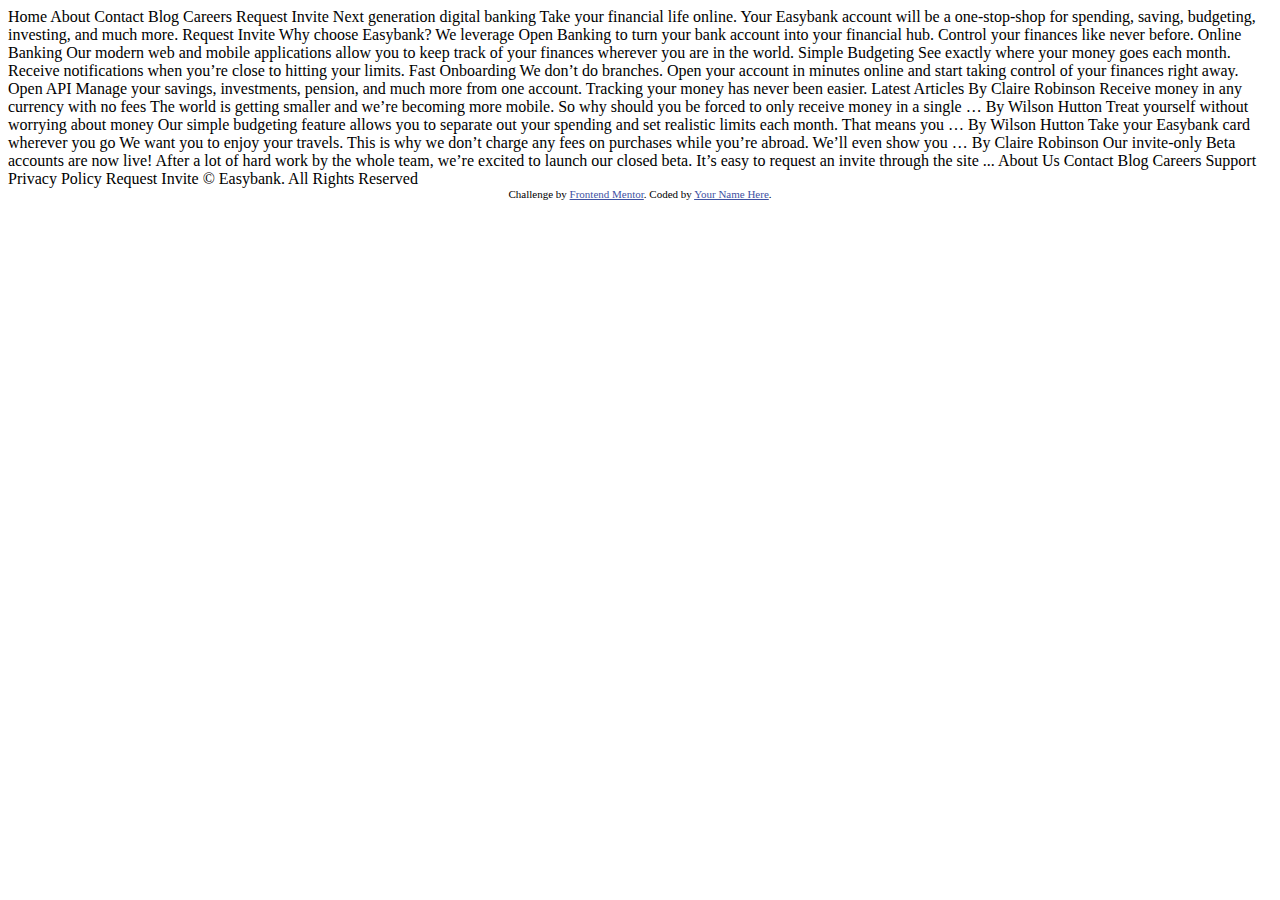
<file: easybank-landing-page-master/index.html>
<!DOCTYPE html>
<html lang="en">
<head>
  <meta charset="UTF-8">
  <meta name="viewport" content="width=device-width, initial-scale=1.0"> <!-- displays site properly based on user's device -->

  <link rel="icon" type="image/png" sizes="32x32" href="./images/favicon-32x32.png">
  <title>Frontend Mentor | Easybank landing page</title>

  <!-- Feel free to remove these styles or customise in your own stylesheet 👍 -->
  <style>
    .attribution { font-size: 11px; text-align: center; }
    .attribution a { color: hsl(228, 45%, 44%); }
  </style>
</head>
<body>

  Home
  About
  Contact
  Blog
  Careers

  Request Invite



  Next generation digital banking

  Take your financial life online. Your Easybank account will be a one-stop-shop 
  for spending, saving, budgeting, investing, and much more.

  Request Invite



  Why choose Easybank?

  We leverage Open Banking to turn your bank account into your financial hub. Control 
  your finances like never before.

  Online Banking
  Our modern web and mobile applications allow you to keep track of your finances 
  wherever you are in the world.

  Simple Budgeting
  See exactly where your money goes each month. Receive notifications when you’re 
  close to hitting your limits.

  Fast Onboarding
  We don’t do branches. Open your account in minutes online and start taking control 
  of your finances right away.

  Open API
  Manage your savings, investments, pension, and much more from one account. Tracking 
  your money has never been easier.

  

  Latest Articles

  By Claire Robinson
  Receive money in any currency with no fees
  The world is getting smaller and we’re becoming more mobile. So why should you be 
  forced to only receive money in a single …

  By Wilson Hutton
  Treat yourself without worrying about money
  Our simple budgeting feature allows you to separate out your spending and set 
  realistic limits each month. That means you …

  By Wilson Hutton
  Take your Easybank card wherever you go
  We want you to enjoy your travels. This is why we don’t charge any fees on purchases 
  while you’re abroad. We’ll even show you …

  By Claire Robinson
  Our invite-only Beta accounts are now live!
  After a lot of hard work by the whole team, we’re excited to launch our closed beta. 
  It’s easy to request an invite through the site ...

  

  About Us
  Contact
  Blog
  Careers
  Support
  Privacy Policy

  Request Invite

  © Easybank. All Rights Reserved
  
  <div class="attribution">
    Challenge by <a href="https://www.frontendmentor.io?ref=challenge" target="_blank">Frontend Mentor</a>. 
    Coded by <a href="#">Your Name Here</a>.
  </div>
</body>

</html>
</file>
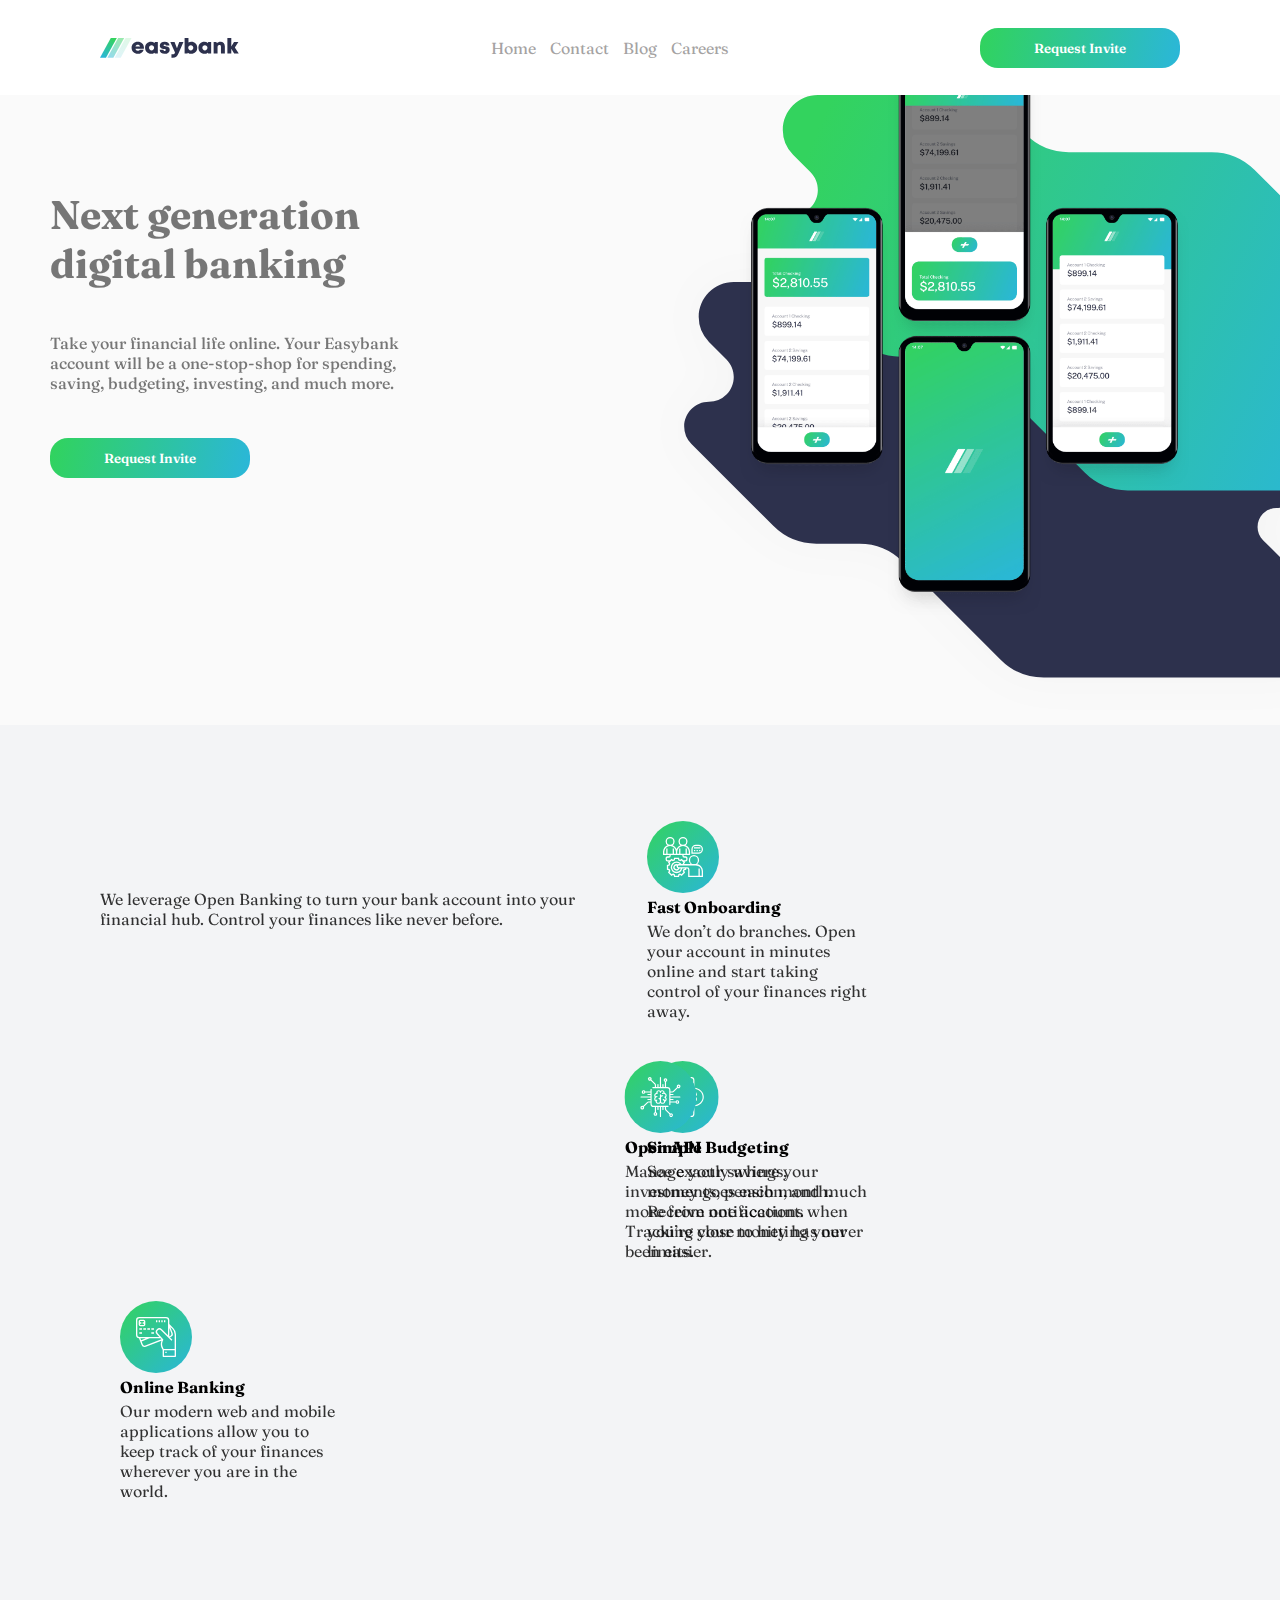
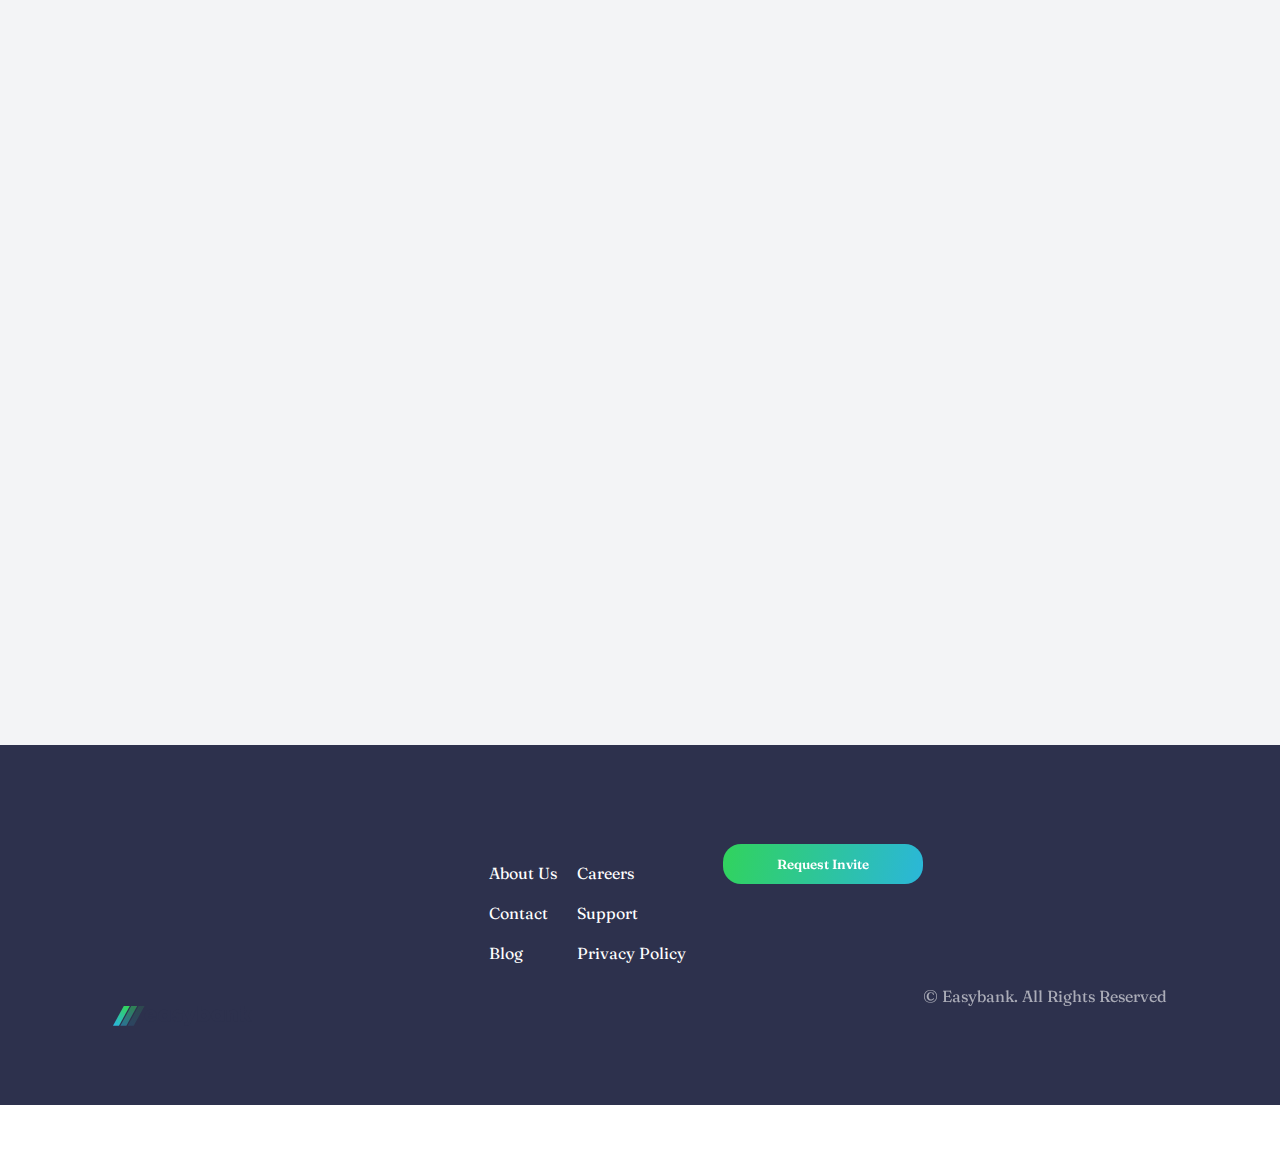
<file: easybank-landing-page-master/main.html>
<!DOCTYPE html>
<html lang="en">
<head>
    <meta charset="UTF-8">
    <meta http-equiv="X-UA-Compatible" content="IE=edge">
    <meta name="viewport" content="width=device-width, initial-scale=1.0">
    <link rel="icon" type="image/png" sizes="32x32" href="./images/favicon-32x32.png">
    <title>Frontend Mentor | Easybank landing page</title>
     <link rel="stylesheet" href="https://unpkg.com/aos@next/dist/aos.css" />

    <link rel="stylesheet" href="style.css">
</head>
<body>
    <nav>
            <img src="./images/logo.svg" alt="">
            <ul>
                <li> <a href="">Home</a></li>
                <li> <a href="">Contact</a></li>
                <li> <a href="">Blog</a></li>
                <li> <a href="">Careers</a></li>
            </ul>
            <button>Request Invite</button>
        </nav>
    <nav class="mobile">
        <img src="./images/logo.svg" alt="">
        <img  onclick="showMenu()" id="big" src="./images/icon-hamburger.svg" alt="">
    </nav>
    <div class="menus">
        <a href="#"><div>Home</div></a>
        <a href="#"><div>Contact</div></a>
        <a href="#"><div>Blog</div></a>
        <a href="#"><div>About</div></a>
    </div>
    <header>
        <div class="text">
 <div class="innertext">
            <h1>Next generation digital banking</h1>
            <p>Take your financial life online. Your Easybank account will be a one-stop-shop 
  for spending, saving, budgeting, investing, and much more.
</p>
            <button>Request Invite</button>
        </div>
 </div>
        <div class="illustration">
            <img src="./images/image-mockups.png" alt="">
        </div>
    </header>
    <main>
        <div class="why">
            <h1 data-aos="slide-right">Why choose Easybank?</h1>
        <p id="mainp">We leverage Open Banking to turn your bank account into your financial hub. Control 
        your finances like never before.
        </p>
        </div>
        <div class="why_choose">
            <div class="con1" data-aos="slide-up">
                <img src="./images/icon-online.svg" alt="">
                <h4>Online Banking</h4>
                <p>Our modern web and mobile applications allow you to keep track of your finances 
                wherever you are in the world.
                </p>
            </div>
            <div class="cont2" data-aos="slide-left">
            <img src="./images/icon-budgeting.svg" alt="">
            <h4>Simple Budgeting</h4>
            <p>See exactly where your money goes each month. Receive notifications when you’re 
  close to hitting your limits.</p>
            </div>
            <div class="con3" data-aos="slide-down">
                <img src="./images/icon-onboarding.svg" alt="">
                <h4>Fast Onboarding</h4>
                <p>We don’t do branches. Open your account in minutes online and start taking control 
  of your finances right away.
</p>
            </div>
            <div class="con4" data-aos="slide-right">
                <img src="./images/icon-api.svg" alt="">
                <h4>Open API</h4>
                <p>Manage your savings, investments, pension, and much more from one account. Tracking 
  your money has never been easier.
</p>
            </div>
        </div>
        <div class="articles" data-aos="zoom-in">
            <h2>Latest Articles</h2>
            <article class="children">
            <div class="child" data-aos="zoom-out-up">
                    <img src="./images/image-currency.jpg" alt="">
                   <div id="contcontainer">
                <p>By Claire Robinson</p>
                <h3>Receive money in any currency with no fees</h3>
                <p> The world is getting smaller and we’re becoming more mobile. So why should you be 
  forced to only receive money in a single …</p>
  </div>
            </div>
            
           <div class="child" data-aos="flip-up">
            
                    <img src="./images/image-restaurant.jpg" alt="">
                    
                    <div id="contcontainer">
                <p>By Wilson Hutton</p>
                <h3>Treat yourself without worrying about money</h3>
                <p>Our simple budgeting feature allows you to separate out your spending and set 
  realistic limits each month. That means you …</p>
            </div>
            </div>
            <div class="child" data-aos="fade-down-left">
                
                    <img src="./images/image-plane.jpg" alt="">
                    
                    <div id="contcontainer">
                <p>By Wilson Hutton</p>
                <h3>Take your Easybank card wherever you go</h3>
                <p>Take your Easybank card wherever you go
  We want you to enjoy your travels. This is why we don’t charge any fees on purchases 
  while you’re abroad. We’ll even show you …
</p>
</div>
            </div>
            <div class="child" data-aos="zoom-out">
                
                
                    <img src="./images/image-confetti.jpg" alt="">
                   
                    <div id="contcontainer">
                <p>By Claire Robinson</p>
                <h3>Our invite-only Beta accounts are now live!</h3>
                <p>  After a lot of hard work by the whole team, we’re excited to launch our closed beta. 
  It’s easy to request an invite through the site ...

  
</p>
</div>
            </div>
            </article>
        </div>
    </main>
    <footer>
        <div class="foot" data-aos="slide-up">
            <img src="./images/logo.svg" alt="">
            <div class="socials">
                <img src="./images/icon-facebook.svg" alt="">
                <img src="./images/icon-twitter.svg" alt="">
                <img src="./images/icon-pinterest.svg" alt="">
                <img src="./images/icon-youtube.svg" alt="">
                 <img src="./images/icon-instagram.svg" alt="">
            </div>
        </div>
        <div class="foot2">
            <div>
                <ul>
                    <li>About Us</li>
                    <li>Contact</li>
                    <li>Blog</li>
                </ul>
            </div>
            <div>
                <ul>

                <li>Careers</li>
                <li>Support</li>
                <li>Privacy Policy</li>
            </ul>
            </div>
        </div>
        <div class="foot">
            <button data-aos="slide-right">Request Invite</button>
            <p class="copyright">© Easybank. All Rights Reserved</p>
        </div>
    </footer>
</body>
<script src="script.js"></script>
<script src="https://unpkg.com/aos@next/dist/aos.js"></script>
  <script>
    AOS.init({
        duration: 1100,
         delay: 1,
    });
  </script>
</html>
</file>
<file: easybank-landing-page-master/style.css>
@import url('https://fonts.googleapis.com/css2?family=Fraunces:opsz@9..144&display=swap');
*{
    padding:0px;
    margin: 0px;
    box-sizing: border-box;
    font-family: 'Fraunces', serif;
    /* transition-duration: 0.2s; */

}

header{
    height: 70vh;
    width: 100%;
    background: hsl(0, 0%, 98%);
    display: flex;
    align-items: center;
    justify-content: center;

}
header div{
    height: 100%;
}
.text{ 
    width: 50%;
    color: rgba(0, 0, 0, 0.66);
    
}
.innertext{
    margin: 50px 50px;
    display: flex;
    flex-direction: column;
    align-items: start;
    justify-content: space-evenly;
    width: 60%;
    height: 60%;
    
}
.innertext h1{
    font-weight: 700;
    font-size: 40px;
}
.text p{
    font-weight: 500;
    font-size: 16px;
}
.illustration{
    width: 50%;
    background-position: inherit;
    background-size: cover;
    background-image: url(./images/bg-intro-desktop.svg);
}
.illustration img{
   transform: translate(100px,-30px);
    height: 550px;
  
}
nav{
    width: 100%;
    background: white;
    height: 95px;
    padding: 20px 100px;
    display: flex;
    justify-content: space-between;
    align-items: center;
    position: relative;
    z-index: 10;
}
ul{
    display: flex;
    align-items: center;
}
li{
    text-transform: capitalize;
    list-style: none;
    margin:0px 7px;
}
a{
    color:hsl(0, 1%, 64%) ;
    text-decoration:none;
}
.mobile{
    display: none;
}
button{
   height: 40px;
    width: 200px;
    background-image: linear-gradient(103deg,hsl(136, 65%, 51%),hsl(192, 70%, 51%));
    border: none;
    outline: none;
    border-radius: 18px;
    color: white;
    font-weight: 600;
}
main{
    height: 180vh;
    width: 100%;
    padding: 80px 100px;
    background: hsl(220, 16%, 96%);
}
main h1{
    font-size: 40px;

    opacity: 0.8;
    margin-bottom: 15px;
    margin-top: 20px;
}
h1,p,h3,h2{
    opacity: 0.8;
}
#mainp{
    width: 540px;
}
.why_choose{
    
    transform: translateY(-60px);
    display: flex;
    height: 40%;
    align-items: center;
    justify-content: space-between;
}.why_choose div{
    display: flex;
    flex-direction: column;
    align-items: start;
    height: 240px;
    padding: 20px;
    justify-content: space-between;
}
.articles{
   display: flex;
   flex-direction: column;
   height: 50%;
}
.children{
    display: flex;
    align-items: start;
    justify-content: space-between;
    flex-direction: row;
}
.children img{
 height: 150px;
 width: 200px;
}
 .articles div{
    display: flex;
    flex-direction: column;
    align-items: start;
    height: 370px;
    padding: 10px;
    
    justify-content: space-between;
}

footer{
    background-color: hsl(233, 26%, 24%);
    width: 100%;
    height: 40vh;
    /* padding: 30px 210px; */
    display: flex;
    flex-direction: row;
    align-items: center;
    justify-content: space-around;
    color: white;
   
}
.articles h2{
    margin:20px 0;
    font-size: 30px;
    font-weight: 600;
}
footer p{
    opacity: 1;
}
.foot{
    display: flex;
    flex-direction: column;
    height: 45%;
    justify-content: space-between;
    transition-timing-function: ease;
    transition-duration: 0.5s;
}
.foot button:hover{
    cursor: pointer;
    letter-spacing: 1px;
}
.foot2{
    height: 40%;
    display:flex;
    flex-direction:row;
}
footer li{
    margin:10px
}
footer ul{
    display: flex;
    list-style: none;
    align-items: start;
    flex-direction: column;
}
.copyright{
    opacity: 0.6;
}

.footer img{
    color: white;
}


.menus{
    display: none;
}


















@media only screen and (max-width:1000px){

header{
    height: 196vh;
    width: 100%;
    background: hsl(0, 0%, 98%);
    display: flex;
    flex-direction: column-reverse;
    align-items: center;
    justify-content: center;

}
header div{
    height: 100%;
}
.menus{
    display: none;
    position: absolute;
    height: 60vh;
    width: 90%;
    align-items: center;
    justify-content: space-around;
    flex-direction: column;
    background-color: white;
    z-index: 100;
    margin: 0 auto;
    top: 113px;
    left: 35px;
    border-radius: 9px;
    transition: opacity 0.9s ease-in-out;
}
.menus.show {
  display: flex;
  opacity: 1;
}
.child{
    width: 100%;
}
.menus a{
    text-decoration: none;
    color: black;
    font-size: 16px;

}
.text{ 
    width: 50%;
    color: rgba(0, 0, 0, 0.66);
    
}
.innertext{
    margin: 0 auto;
    display: flex;
    flex-direction: column;
    align-items: start;
    justify-content: space-evenly;
    width: 90%;
    height: 90%;
    
}
.innertext h1{
    font-weight: 700;
    font-size: 29px;
}
.text p{
    font-weight: 500;
    font-size: 16px;
}
.illustration{
    width: 100%;
    background-position: inherit;
    background-size: cover;
    background-image: url(./images/bg-intro-desktop.svg);
}
.illustration img{
   transform: translate(50px,-30px);
    height: 550px;
  
}
nav{
    width: 100%;
    background: white;
    height: 95px;
    padding: 20px 100px;
    display: none;
}
.why{
    text-align: center;
}
ul{
    display: flex;
    align-items: center;
}
li{
    text-transform: capitalize;
    list-style: none;
    margin:0px 7px;
}
a{
    color:hsl(0, 1%, 64%) ;
    text-decoration:none;
}
button{
   height: 40px;
    width: 200px;
    background-image: linear-gradient(103deg,hsl(136, 65%, 51%),hsl(192, 70%, 51%));
    border: none;
    outline: none;
    border-radius: 18px;
    color: white;
    font-weight: 600;
}

main{
   height: 580vh;
    width: 100%;
   padding: 80px 26px;
    background: hsl(220, 16%, 96%);
}

h1,p,h3,h2{
    opacity: 0.8;
}
#mainp{
    width: 100%;
}
.why_choose{
    
    transform: translateY(0px);
    display: flex;
    flex-direction: column;
    height: 40%;
    align-items: center;
    justify-content: space-evenly;
}.why_choose div{
    display: flex;
    flex-direction: column;
    align-items: center;
    height: 240px;
    padding: 20px;
    justify-content: space-between;
}
.articles{
   display: flex;
    flex-direction: column;
    height: 60%;
}
.children{
   display: flex;
    align-items: center;
   
    flex-direction: column;
}
.children img{
 height: 250px;
    border-radius: 10px 10px 0px 0px;
    width: 100%;
}
 .articles div{
    display: flex;
    flex-direction: column;
    height: 470px;
    padding: 0px;
    justify-content: space-between;

    background: white;
    border-radius: 10px;
    margin: 10px;
        width: auto;
}
#contcontainer{
    padding: 10px;
}
footer{
  background-color: hsl(233, 26%, 24%);
    width: 100%;
    height: 120vh;
    padding: 30px 210px;
    display: flex;
    flex-direction: column;
    align-items: center;
    justify-content: space-around;
    color: white;
}
#big{
    cursor: pointer;
    height: 20px;
    width: 20px;
}
.mobile{
    display: flex;
    padding: 10px 20px;
    justify-content: space-between;
}
.articles h2{
    margin:20px 0;
    font-size: 30px;
    font-weight: 600;
    text-align: center;
}
footer p{
    opacity: 1;
}
.foot{
    display: flex;
    flex-direction: column;
    height: 45%;
    justify-content: space-evenly;
}
.foot2{
   height: 40%;
    display: flex;
    flex-direction: column;
}
footer li{
    margin:10px
}
footer ul{
    display: flex;
    list-style: none;
    align-items: start;
    flex-direction: column;
}
.copyright{
    opacity: 0.6;
}

.footer img{
    color: white;
}
}
</file>
